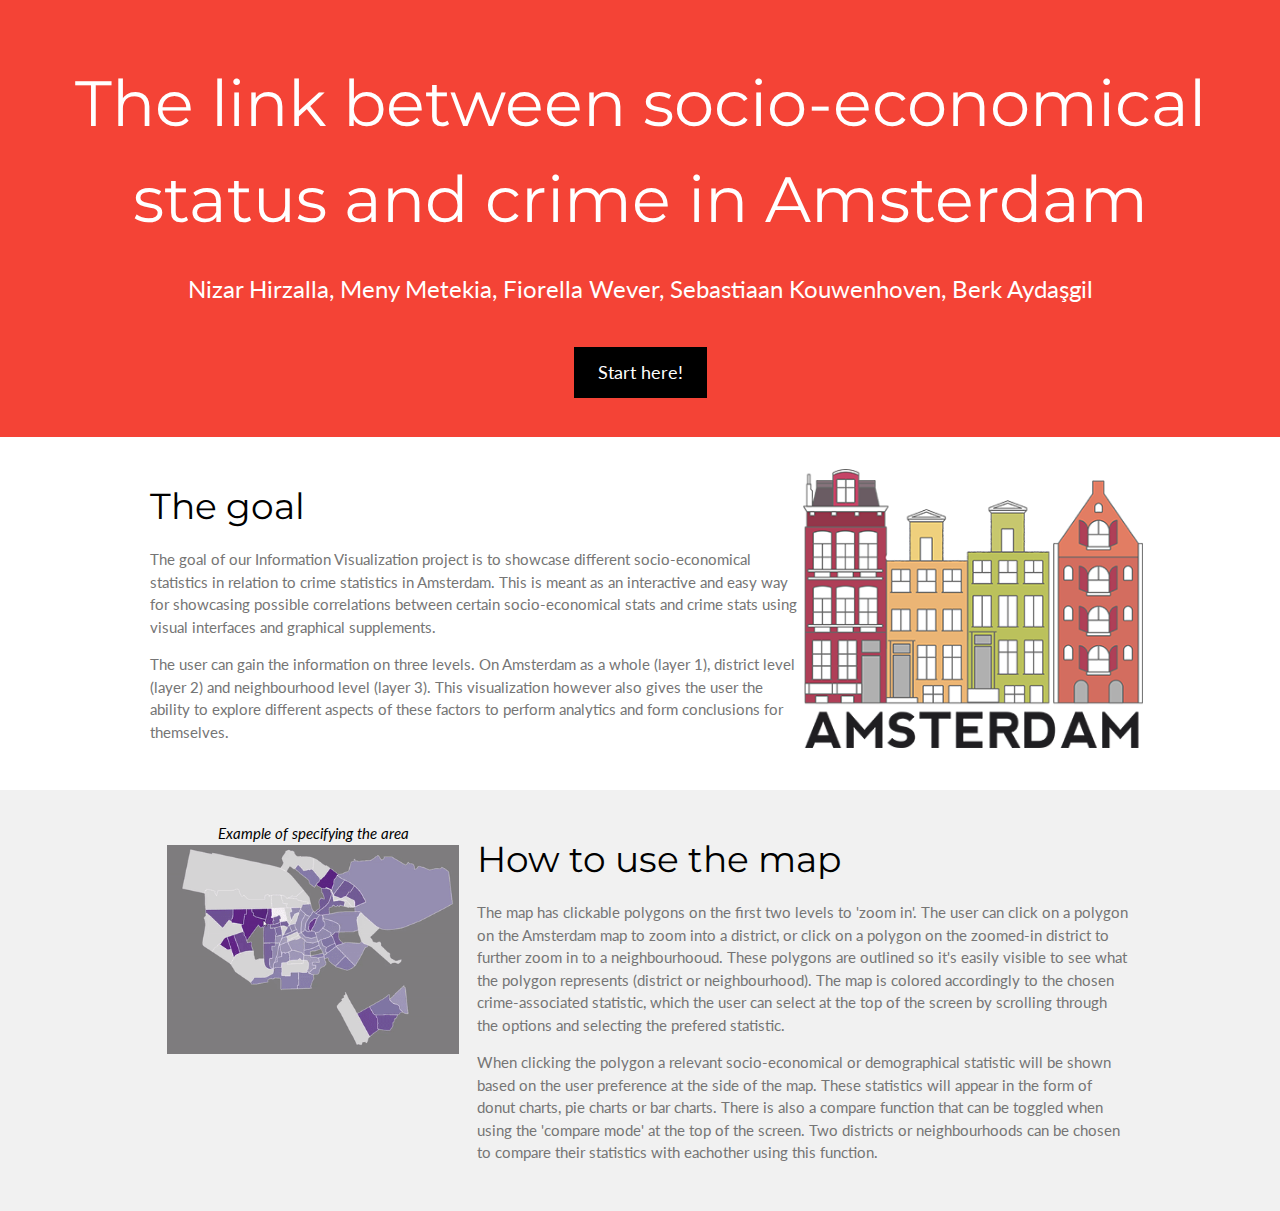
<file: index.html>
<!DOCTYPE html>
<html lang="en">
<title>W3.CSS Template</title>
<meta charset="UTF-8">
<meta name="viewport" content="width=device-width, initial-scale=1">
<link rel="stylesheet" href="https://www.w3schools.com/w3css/4/w3.css">
<link rel="stylesheet" href="https://fonts.googleapis.com/css?family=Lato">
<link rel="stylesheet" href="https://fonts.googleapis.com/css?family=Montserrat">
<link rel="stylesheet" href="https://cdnjs.cloudflare.com/ajax/libs/font-awesome/4.7.0/css/font-awesome.min.css">
<style>
body,h1,h2,h3,h4,h5,h6 {font-family: "Lato", sans-serif}
.w3-bar,h1,button {font-family: "Montserrat", sans-serif}
.fa-anchor,.fa-coffee {font-size:200px}
</style>
<body>


<!-- Header -->
<header class="w3-container w3-red w3-center" style="padding:39px 16px">
  <h1 class="w3-margin w3-jumbo">The link between socio-economical status and crime in Amsterdam</h1>
  <p class="w3-xlarge"> Nizar Hirzalla, Meny Metekia, Fiorella Wever, Sebastiaan Kouwenhoven, Berk Aydaşgil </p>
  <a href="index2.html" button class="w3-button w3-black w3-padding-large w3-large w3-margin-top" ahref = index2.html>Start here!</a>
</header>

<!-- First Grid -->
<div class="w3-row-padding w3-padding-32 w3-container">
  <div class="w3-content">
    <div class="w3-twothird">
      <h1>The goal</h1>
      <h5 class="w3-padding-8"></h5>

      <p class="w3-text-grey">The goal of our Information Visualization project is to showcase different socio-economical statistics in relation to crime statistics in Amsterdam. This is meant as an interactive and easy way for showcasing possible correlations between certain socio-economical stats and crime stats using visual interfaces and graphical supplements. 

<p class ="w3-text-grey">The user can gain the information on three levels. On Amsterdam as a whole (layer 1), district level (layer 2) and neighbourhood level (layer 3). This visualization however also gives the user the ability to explore different aspects of these factors to perform analytics and form conclusions for themselves. </p>
    </div>

    <div class="w3-third w3-center">
       <img src="amsterdam-png-5.png" alt="Logo of Amsterdam" style="width:340px;height:279px;">
<!--       <i class="fa fa-anchor w3-padding-64 w3-text-red"></i>-->
    </div>
  </div>
</div>

<!-- Second Grid -->
<div class="w3-row-padding w3-light-grey w3-padding-32 w3-container">
  <div class="w3-content">
    <div class="w3-third w3-center">
      <h12> <i> Example of specifying the area</i> </h12>
      <img src="instructie.gif" alt="instruction_clickable" style="width:292px;height:209px;">
    </div>

    <div class="w3-twothird">
      <h1>How to use the map</h1>
      <h5 class="w3-padding-8"></h5>

      <p class="w3-text-grey">The map has clickable polygons on the first two levels to 'zoom in'. The user can click on a polygon on the Amsterdam map to zoom into a district, or click on a polygon on the zoomed-in district to further zoom in to a neighbourhooud.  These polygons are outlined so it's easily visible to see what the polygon represents (district or neighbourhood). The map is colored accordingly to the chosen crime-associated statistic, which the user can select at the top of the screen by scrolling through the options and selecting the prefered statistic.   </p> 
          
        <p class ="w3-text-grey"> When clicking the polygon a relevant socio-economical or demographical statistic will be shown based on the user preference at the side of the map. These statistics will appear in the form of donut charts, pie charts or bar charts. There is also a compare function that can be toggled when using the 'compare mode' at the top of the screen. Two districts or neighbourhoods can be chosen to compare their statistics with eachother using this function. </p>
    </div>
  </div>
</div>


</body>
</html>
</file>
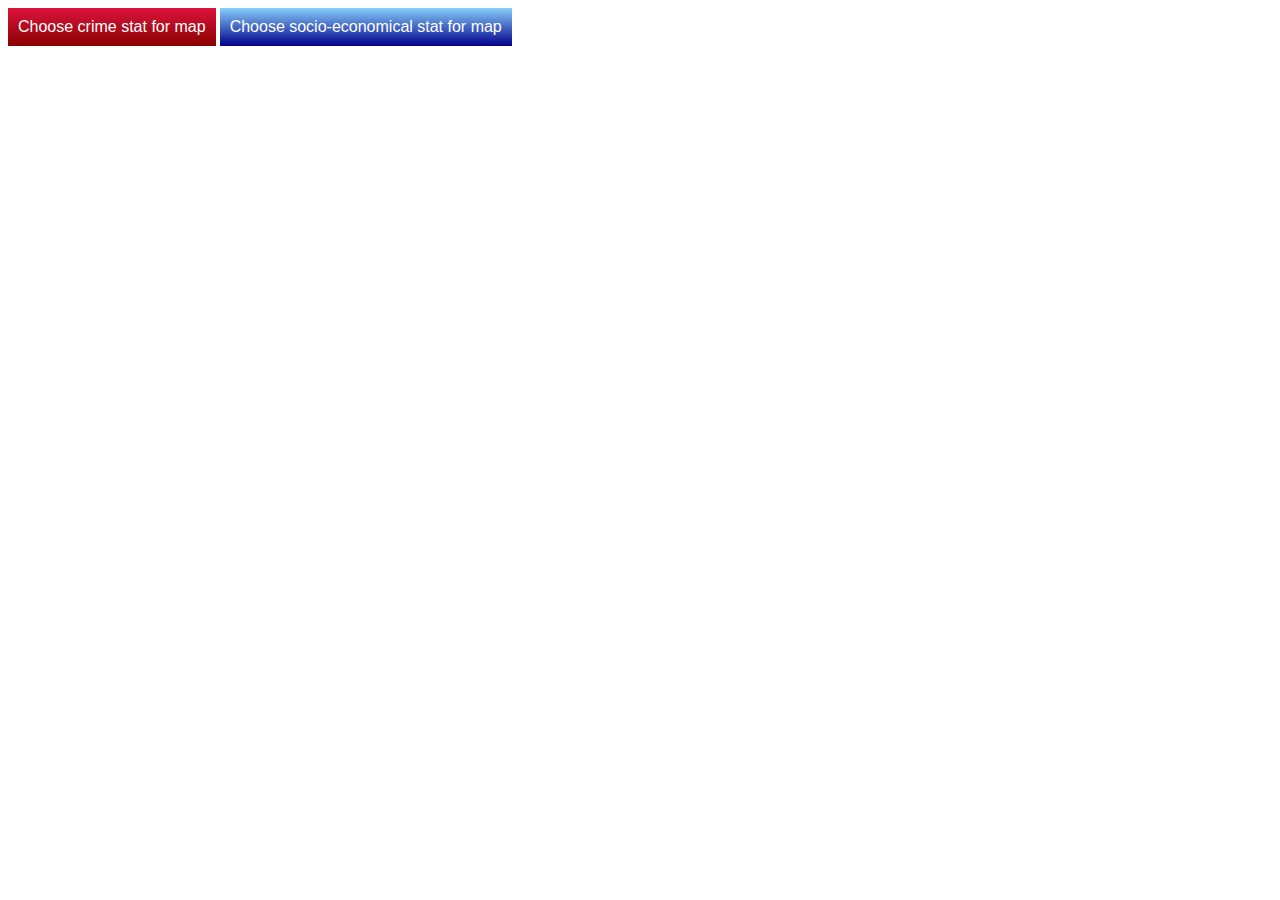
<file: test_coloring/index.html>
<!DOCTYPE html>
<html>
<head>
    <meta charset="UTF-8">
    <script src="https://d3js.org/d3.v5.js"></script>
</head>
<body>
<script src="colorscaling.js"> </script>
<link rel="stylesheet" type="text/css" href="styling.css">
 
    
<div class="dropdown">
  <button class="dropbtn">Choose crime stat for map</button>
  <div class ="dropdown-content">
    <a id="crime_index_2017t">Crime index</a>
    <a id="decay_2017">Decay</a>
    <a id="fear_of_crime_2017">Fear of crime</a>
    <a id="high_impact_crime_2017">High impact crime</a>
    <a id="avoidance_2017">Avoidance</a>
    <a id="high_volume_crime_2017">High volume crime</a>
    <a id="nuisance_2017">Nuisance</a>
    <a id="safety_index_2017">Safety index</a>  
  </div>
    </div>
<div class="dropdown2">    
  <button class="dropbtn2">Choose socio-economical stat for map</button>
  <div class ="dropdown-content2">
    <a id="migrants">Migrants</a>
    <a id ="single_household">Single parent households</a>
    <a id="deaths">Deaths</a>
    <a id="moving_away">People moving away</a>
    <a id="housing_stock">Housing stock</a>
    <a id="potential_labour">Potential labour</a>
    <a id="welfare">People with welfare</a>
    <a id="working">People working</a>  
  </div>   
    
</div>
</body>
</html>
</file>
<file: test_coloring/styling.css>
.dropbtn {
  background-image: linear-gradient(Crimson, DarkRed);
  color: white;
  padding: 10px;
  font-size: 16px;
  border: none;
}

.dropbtn2 {
  background-image: linear-gradient(LightSkyBlue, DarkBlue);
  color: white;
  padding: 10px;
  font-size: 16px;
  border: none;
  top: 0;
}

/* The container <div> - needed to position the dropdown content */
.dropdown {
  position: relative;
  display: inline-block;
}

.dropdown2 {
  position: relative;
  display: inline-block;
}

/* Dropdown Content (Hidden by Default) */
.dropdown-content {
  display: none;
  position: absolute;
  background-color: #f1f1f1;
  min-width: 160px;
  box-shadow: 0px 8px 16px 0px rgba(0,0,0,0.2);
  z-index: 1;
}

/* Links inside the dropdown */
.dropdown-content a {
  color: black;
  padding: 10px 16px;
  text-decoration: none;
  display: block;
}

.dropdown-content2 {
  display: none;
  position: absolute;
  background-color: #f1f1f1;
  min-width: 160px;
  box-shadow: 0px 8px 16px 0px rgba(0,0,0,0.2);
  z-index: 1;
}

/* Links inside the dropdown */
.dropdown-content2 a {
  color: black;
  padding: 10px 16px;
  text-decoration: none;
  display: block;
}

/* Change color of dropdown links on hover */
.dropdown-content a:hover {background-color: #ddd;}

/* Show the dropdown menu on hover */
.dropdown:hover .dropdown-content {display: block;}

/* Change the background color of the dropdown button when the dropdown content is shown */
.dropdown:hover .dropbtn {background-image: linear-gradient(Crimson, LightPink);}

.dropdown-content2 a:hover {background-color: #ddd;}

/* Show the dropdown menu on hover */
.dropdown2:hover .dropdown-content2 {display: block;}

/* Change the background color of the dropdown button when the dropdown content is shown */
.dropdown2:hover .dropbtn2 {background-image: linear-gradient(LightSkyBlue, LightSteelBlue);}
</file>
